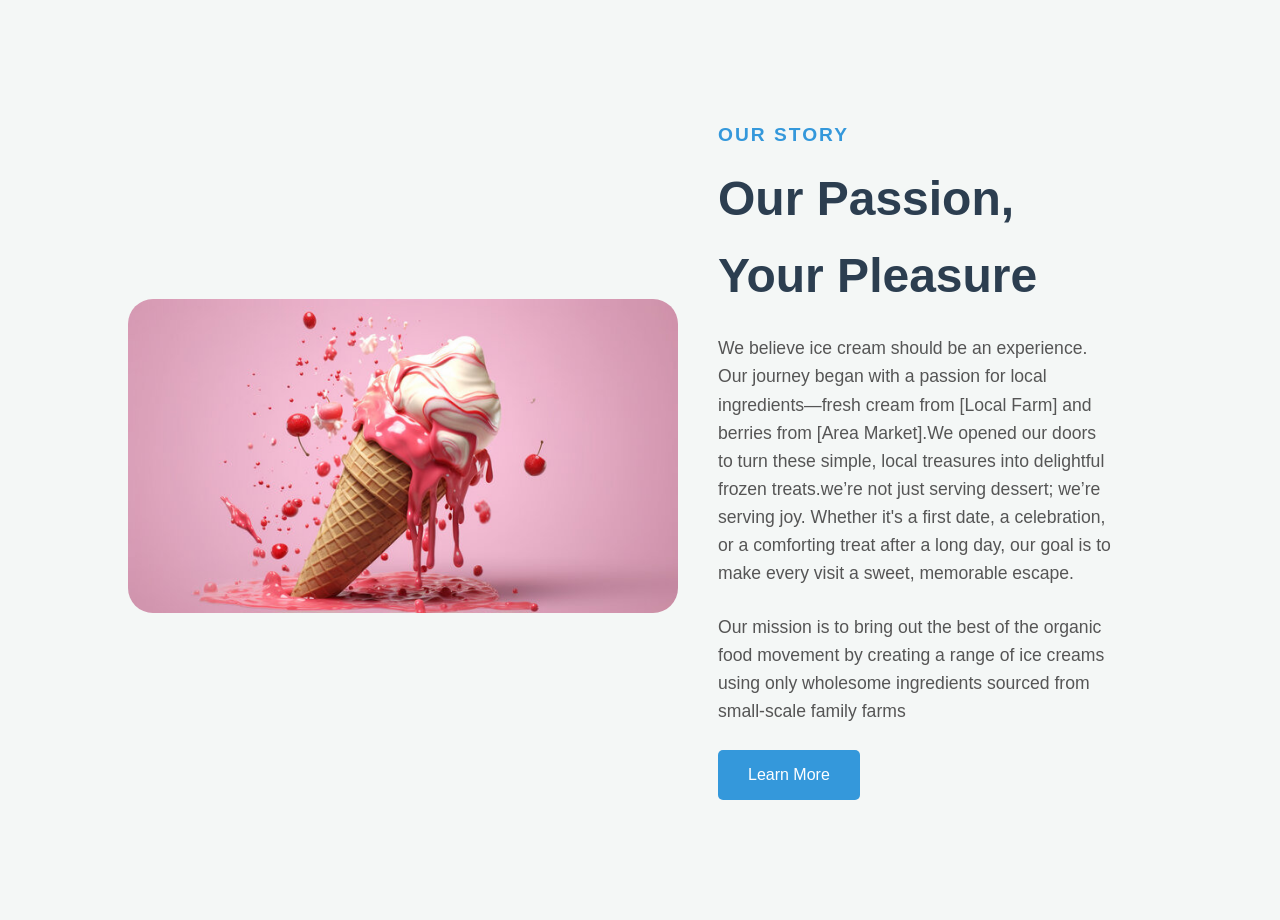
<file: about-us.html>
<!DOCTYPE html>
<html lang="en">
<head>
    <meta charset="UTF-8">
    <meta name="viewport" content="width=device-width, initial-scale=1.0">
    <title>About Us | Our Story</title>
    <style>
        /* Basic Reset */
        * {
            margin: 0;
            padding: 0;
            box-sizing: border-box;
            font-family: 'Segoe UI', Tahoma, Geneva, Verdana, sans-serif;
        }

        body {
            background-color: #f4f7f6;
            color: #333;
            line-height: 1.6;
        }

       
        .about-section {
            display: flex;
            align-items: center;
            justify-content: center;
            flex-wrap: wrap;
            padding: 80px 10%;
            min-height: 100vh;
        }
        
        .about-image img{
           max-width: 100%;
           border-radius:25px;
          
          
        }
       
        .about-image  {
            max-width:550px;
            border-radius:20px;
            
        }

        /* Text Side */
        .about-content {
            flex: 1;
            min-width: 300px;
            padding: 40px;
        }

        .about-content h1 {
            font-size: 3rem;
            margin-bottom: 20px;
            color: #2c3e50;
        }

        .about-content h3 {
            font-size: 1.2rem;
            color: #3498db;
            text-transform: uppercase;
            letter-spacing: 2px;
            margin-bottom: 10px;
        }

        .about-content p {
            margin-bottom: 25px;
            font-size: 1.1rem;
            color: #555;
        }

        /* Button */
        .btn {
            display: inline-block;
            background: #3498db;
            color: #fff;
            padding: 12px 30px;
            text-decoration: none;
            border-radius: 5px;
            transition: 0.3s ease;
        }

        .btn:hover {
            background: #2980b9;
            transform: translateY(-3px);
        }

        /* Responsive Fix for Mobile */
        @media (max-width: 768px) {
            .about-section {
                padding: 40px 5%;
                text-align: center;
            }
            .about-content {
                padding: 20px 0;
            }
        }
    </style>
</head>
<body>

    <section class="about-section">
        
        <div class="about-image">
            <img src="p images/bg.jpg" alt="Our Team">
        </div>

        <div class="about-content">
            <h3>Our Story</h3>
            <h1>Our Passion, Your Pleasure</h1>
            <p>
                We believe ice cream should be an experience. Our journey began with a passion for local ingredients—fresh cream from [Local Farm] and berries from [Area Market].We opened our doors to turn these simple, local treasures into delightful frozen treats.we’re not just serving dessert; we’re serving joy. Whether it's a first date, a celebration, or a comforting treat after a long day, our goal is to make every visit a sweet, 
                memorable escape.
            </p>
            <p>
                Our mission is to bring out the best of the organic food movement by creating a range of ice creams using only wholesome ingredients sourced from small-scale family farms
                
            </p>
            <a href="#" class="btn">Learn More</a>
        </div>
    </section>

</body>
</html>
</file>
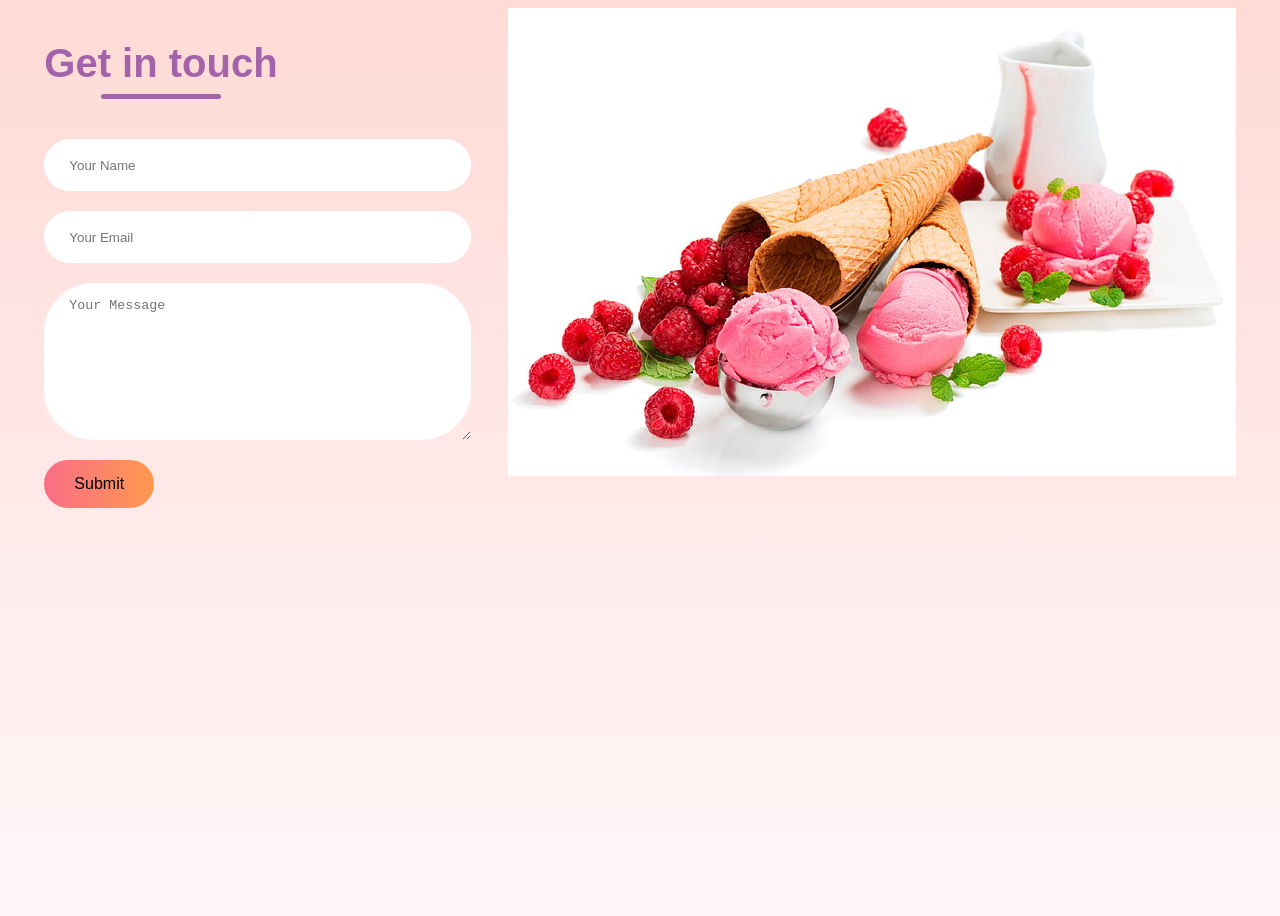
<file: contact-us.html>
<!DOCTYPE html>
<html lang="en">
<head>
    <meta charset="UTF-8">
    <meta name="viewport" content="width=device-width, initial-scale=1.0">
    
    <title>Contact Us</title>
  
    <style>
   
body {
    font-family: Arial, sans-serif;
     background:linear-gradient(#ffdad5,#fff7f9); /* here we use mixture of two colour*/
}

.container{
       height:100vh;
       display:flex;
        justify-content:space-evenly;        
}

.contact-left{
        display:flex;
        flex-direction: column;
        align-items: start; /*submit button change its shape*/
        gap:20px;

}
.contact-left-title h2{
         font-weight:600;
         color:#a363aa;
         font-size: 40px;
         margin-bottom: 5px;

}

.contact-left-title hr{
   border:none;
   width: 120px;
   height: 5px;
   background-color: #a363aa;
   border-radius: 10px;
   margin-bottom:20px;
}

.contact-inputs{
   width:400px;
   height:50px;
   border:none;
   padding-left:25px;
   font-weight:50px;
   color:#666;
   border-radius:50px;

}
.contact-left textarea{
   height:140px;
   padding-top:15px;
   boder-radius:20px;
}

.contact-left button{
display:flex;
align-items:center;
padding:15px 30px;
font-size:16px;
color:afff;
gap: 10px;
border:none;
border-radius:50px;
background: linear-gradient(270deg,#ff994f,#fa6d86);
cursor: pointer;
}

.contact-right{
   border-radius:40px;
}
/* Mobile Responsive */
@media (max-width: 768px) {

    .container {
        height: auto;
        min-height: 100vh;
        display: flex;
        flex-direction: column;
        justify-content: flex-start;
        align-items: center;
        padding: 30px 15px;
        box-sizing: border-box;
        gap: 30px;
    }

    .contact-left {
        width: 100%;
        align-items: center;
    }

    .contact-left-title h2 {
        font-size: 32px;
    }

    .contact-inputs {
        width: 100%;
        max-width: 400px;
        box-sizing: border-box;
    }

    .contact-left textarea {
        width: 100%;
        box-sizing: border-box;
    }

    .contact-left button {
        align-self: flex-start;
    }

    .contact-right {
        width: 100%;
        border-radius: 20px;
        overflow: hidden;
    }

    .contact-right img {
        width: 100%;
        height: auto;
        display: block;
        object-fit: cover;
    }
}
   </style>
</head>
<body>
<div class="container">
   <form class="contact-left">
        <div class="contact-left-title">
            <h2>Get in touch</h2>
            <hr>
         </div>
              
        <input type="text"  name="name"  placeholder="Your Name"  class="contact-inputs" required>
        <input type="Email" name="Email" placeholder="Your Email" class="contact-inputs" required>
        <textarea name="message" placeholder="Your Message" class="contact-inputs" required></textarea>
        <button type="submit">Submit</button>
    </form>
      <div class="contact-right">
      <img src="p images/myb.jpg" alt="icecream bg">
      </div>
</div>
    
</body>
</html>
</file>
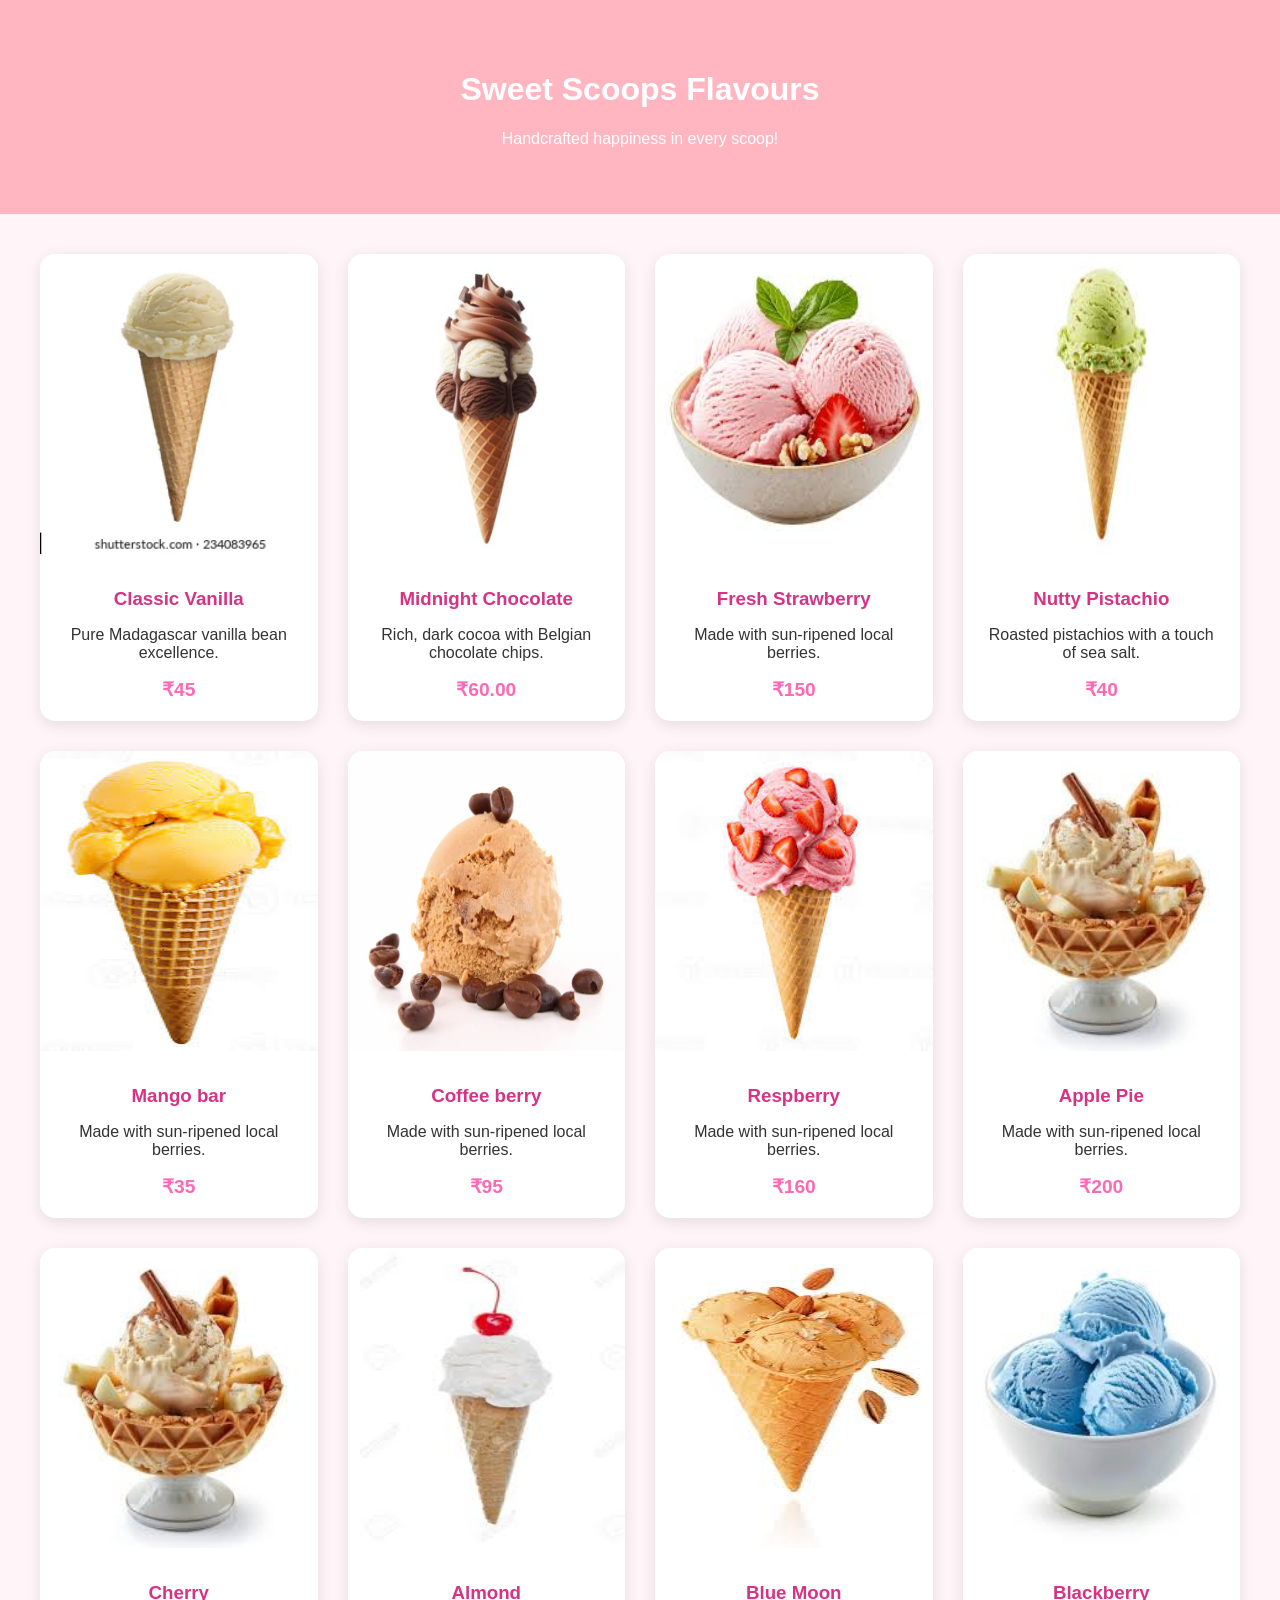
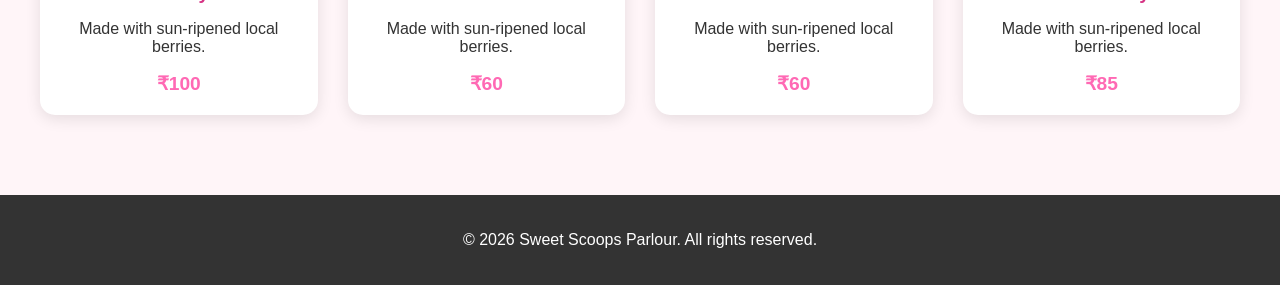
<file: flavour.html>
<!DOCTYPE html>
<html lang="en">
<head>
    <meta charset="UTF-8">
    <title>Our Flavours | Sweet Scoops Parlour</title>   
    <link rel="stylesheet" href="flavour stylesheet.css">
</head>
<body>

    <header>
        <h1><i class="fas fa-ice-cream"></i> Sweet Scoops Flavours</h1>
        <p>Handcrafted happiness in every scoop!</p>
    </header>

    <main class="flavour-grid">
        <!-- Flavour Card 1 -->
        <div class="card">
            <img src="p images/images 6.webp" alt="Vanilla">
            <div class="card-info">
                <h3>Classic Vanilla</h3>
                <p>Pure Madagascar vanilla bean excellence.</p>
                <span class="price">₹45</span>
            </div>
        </div>

        <!-- Flavour Card 2 -->
        <div class="card">
            <img src="p images/image 2.jpg" alt="Chocolate">
            <div class="card-info">
                <h3>Midnight Chocolate</h3>
                <p>Rich, dark cocoa with Belgian chocolate chips.</p>
                <span class="price">₹60.00</span>
            </div>
        </div>

        <!-- Flavour Card 3 -->
        <div class="card">
            <img src="p images/image 3.jfif" alt="Strawberry">
            <div class="card-info">
                <h3>Fresh Strawberry</h3>
                <p>Made with sun-ripened local berries.</p>
                <span class="price">₹150</span>
            </div>
        </div>

        <!-- Flavour Card 4 -->
        <div class="card">
            <img src="p images/images 8.jfif" alt="Pistachio">
            <div class="card-info">
                <h3>Nutty Pistachio</h3>
                <p>Roasted pistachios with a touch of sea salt.</p>
                <span class="price">₹40</span>
            </div>
        </div>
        
        <!-- Flavour Card 5 -->
        <div class="card">
            <img src="p images/images 9.jfif" alt="Strawberry">
            <div class="card-info">
                <h3>Mango bar</h3>
                <p>Made with sun-ripened local berries.</p>
                <span class="price">₹35</span>
            </div>
        </div>
       
        <!-- Flavour Card 6 -->
        <div class="card">
            <img src="p images/images 10.webp" alt="Strawberry">
            <div class="card-info">
                <h3>Coffee berry</h3>
                <p>Made with sun-ripened local berries.</p>
                <span class="price">₹95</span>
            </div>
        </div>

        <!-- Flavour Card 7 -->
        <div class="card">
            <img src="p images/image 4.jfif" alt="Strawberry">
            <div class="card-info">
                <h3>Respberry</h3>
                <p>Made with sun-ripened local berries.</p>
                <span class="price">₹160</span>
            </div>
        </div>
        
        <!-- Flavour Card  8-->
        <div class="card">
            <img src="p images/images 11.jfif" alt="Strawberry">
            <div class="card-info">
                <h3>Apple Pie</h3>
                <p>Made with sun-ripened local berries.</p>
                <span class="price">₹200</span>
            </div>
        </div>

        <!-- Flavour Card 9 -->
        <div class="card">
            <img src="p images/images 11.jfif" alt="Strawberry">
            <div class="card-info">
                <h3>Cherry</h3>
                <p>Made with sun-ripened local berries.</p>
                <span class="price">₹100</span>
            </div>
        </div>


       <!-- Flavour Card 10 -->
        <div class="card">
            <img src="p images/images 12.jfif" alt="Strawberry">
            <div class="card-info">
                <h3>Almond</h3>
                <p>Made with sun-ripened local berries.</p>
                <span class="price">₹60</span>
            </div>
        </div>

        <!-- Flavour Card 11 -->
        <div class="card">
            <img src="p images/images 13.jfif" alt="Strawberry">
            <div class="card-info">
                <h3>Blue Moon</h3>
                <p>Made with sun-ripened local berries.</p>
                <span class="price">₹60</span>
            </div>
        </div>

        <!-- Flavour Card 12 -->
        <div class="card">
            <img src="p images/images 14.jfif" alt="Strawberry">
            <div class="card-info">
                <h3>Blackberry</h3>
                <p>Made with sun-ripened local berries.</p>
                <span class="price">₹85</span>
            </div>
        </div>

    </main>

    <footer>
        <p>&copy; 2026 Sweet Scoops Parlour. All rights reserved.</p>
    </footer>

</body>
</html>
</file>
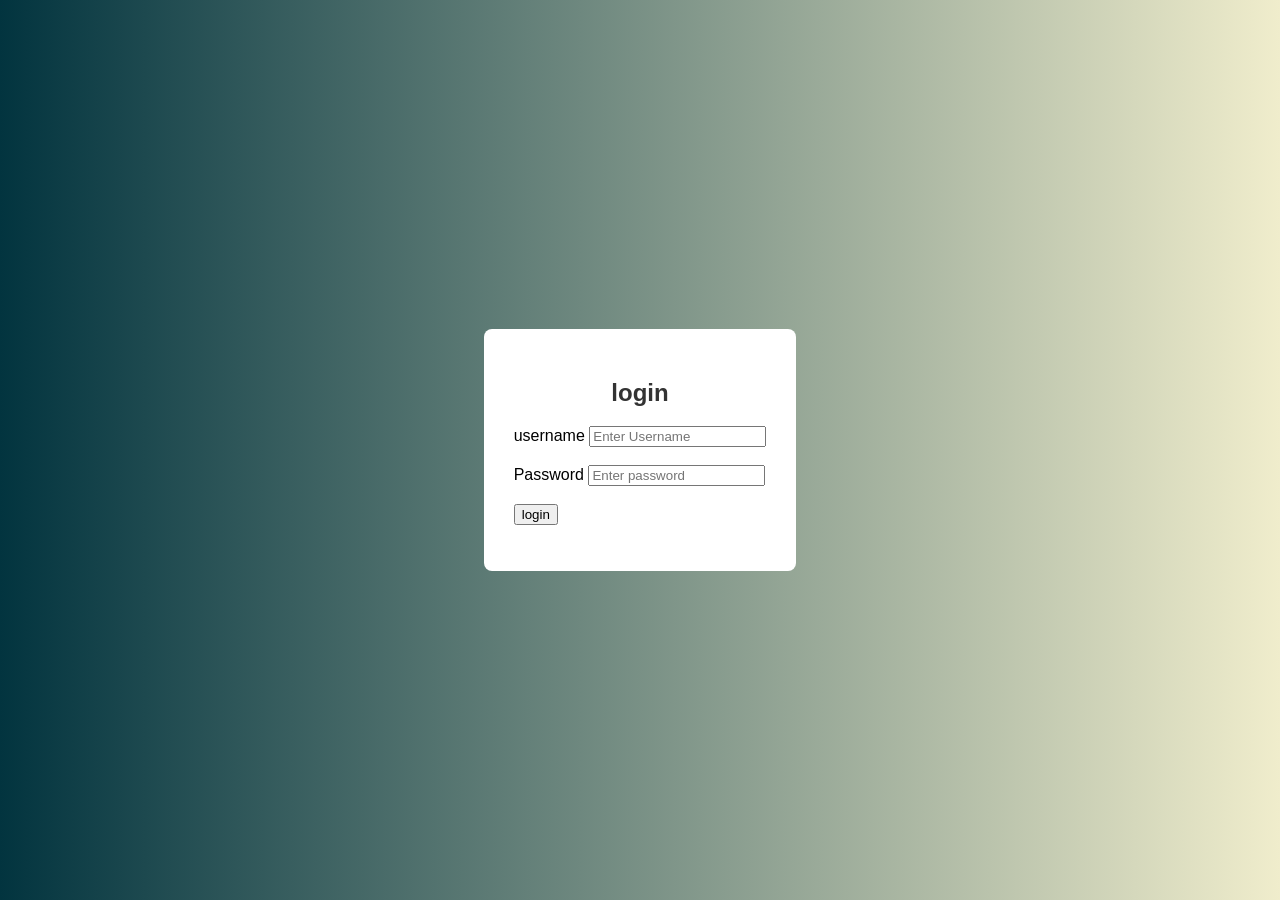
<file: login page.html>
<!DOCTYPE html<
<head>
<title>login page</title>

  <style> /*internal css*/

body {
    font-family: Arial, sans-serif;
    display: flex;
    background:linear-gradient(to right, #02343F, #F0EDCC) ;
    justify-content: center;
    align-items: center;
    height: 100vh;
    margin: 0;
}
 .login-container {
    background: white ;
    padding: 30px;
    border-radius: 8px;
    }

h2 {
    text-align: center;
    color: #333;
}

.login-btn:hover {
    background-color: #0056b3;
    }


  </style>
</head>

<body>
<div class="login-container">
<h2>login</h2>
<form>

   <lable>username</lable>
   <input type="text" id="username" placeholder="Enter Username"><br><br>

   <lable>Password</lable>
   <input type="enter password" placeholder="Enter password"><br><br>
   <button type="submit class="login-btn">login</button>

</form>



</body>
</html>
</file>
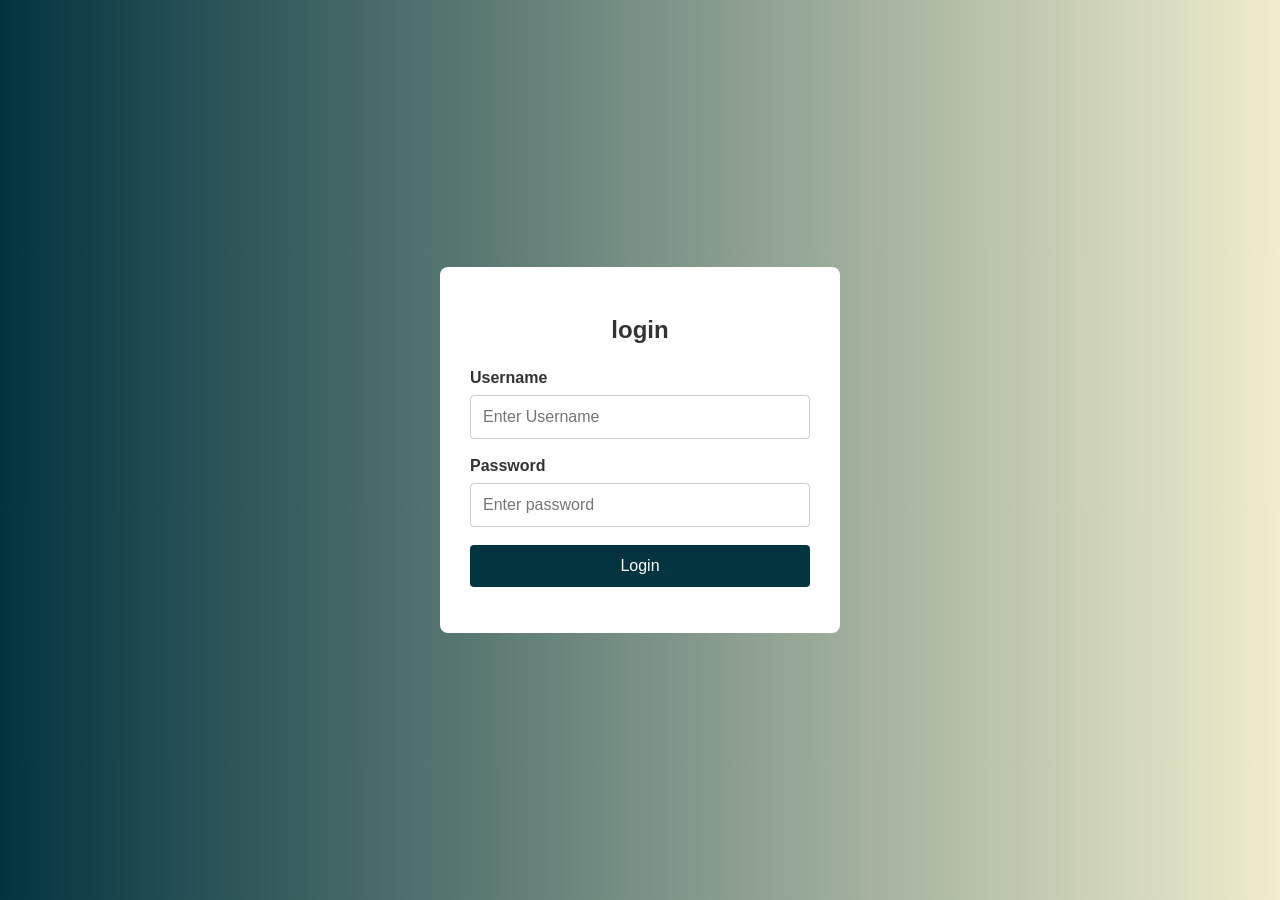
<file: login-page.html>
<!DOCTYPE html<
<head>
<title>login page</title>
<meta name="viewport" content="width=device-width, initial-scale=1.0">

  <style> /*internal css*/

body {
    font-family: Arial, sans-serif;
    display: flex;
    background: linear-gradient(to right, #02343F, #F0EDCC);
    justify-content: center;
    align-items: center;
    min-height: 100vh;
    margin: 0;
    padding: 20px;
    box-sizing: border-box;
}

.login-container {
    background: white;
    padding: 30px;
    border-radius: 8px;
    width: 100%;
    max-width: 400px;
    box-sizing: border-box;
}

h2 {
    text-align: center;
    color: #333;
    margin-bottom: 25px;
}

form {
    width: 100%;
}

label {
    display: block;
    margin-bottom: 8px;
    font-weight: bold;
    color: #333;
}

input {
    width: 100%;
    padding: 12px;
    margin-bottom: 18px;
    box-sizing: border-box;
    border: 1px solid #ccc;
    border-radius: 4px;
    font-size: 16px;
}

.login-btn {
    width: 100%;
    padding: 12px;
    background-color: #02343F;
    color: white;
    border: none;
    border-radius: 4px;
    font-size: 16px;
    cursor: pointer;
}

.login-btn:hover {
    background-color: #0056b3;
}
</style>

</head>

<body>
<div class="login-container">
<h2>login</h2>
<form>

    <label>Username</label>
    <input type="text" id="username" placeholder="Enter Username">

    <label>Password</label>
    <input type="password" placeholder="Enter password">

    <button type="submit" class="login-btn">Login</button>

</form>
</body>
</html>
</file>
<file: flavour stylesheet.css>
/* General Styles */
body {
    font-family: 'Segoe UI', Tahoma, Geneva, Verdana, sans-serif;
    margin: 0;
    padding: 0;
    background-color: #fff5f8; /* Soft pink background */
    color: #333;
}

header {
    text-align: center;
    padding: 50px 20px;
    background-color: #ffb6c1; /* Pastel pink */
    color: white;
}

/* Grid Layout */
.flavour-grid {
    display: grid;
    grid-template-columns: repeat(auto-fit, minmax(250px, 1fr));
    gap: 30px;
    padding: 40px;
    max-width: 1200px;
    margin: 0 auto;
}

/* Individual Card Styling */
.card {
    background: white;
    border-radius: 15px;
    overflow: hidden;
    box-shadow: 0 4px 15px rgba(0,0,0,0.1);
    transition: transform 0.3s ease;
}

.card:hover {
    transform: translateY(-10px); /* Hover effect */
}

.card img {
    width: 100%;
    height: 300px;
   
}

.card-info {
    padding: 20px;
    text-align: center;
}

.card-info h3 {
    margin: 10px 0;
    color: #d63384;
}

.price {
    display: block;
    font-weight: bold;
    color: #ff69b4;
    font-size: 1.2rem;
    margin-top: 10px;
}

footer {
    text-align: center;
    padding: 20px;
    background: #333;
    color: white;
    margin-top: 40px;
}
</file>
